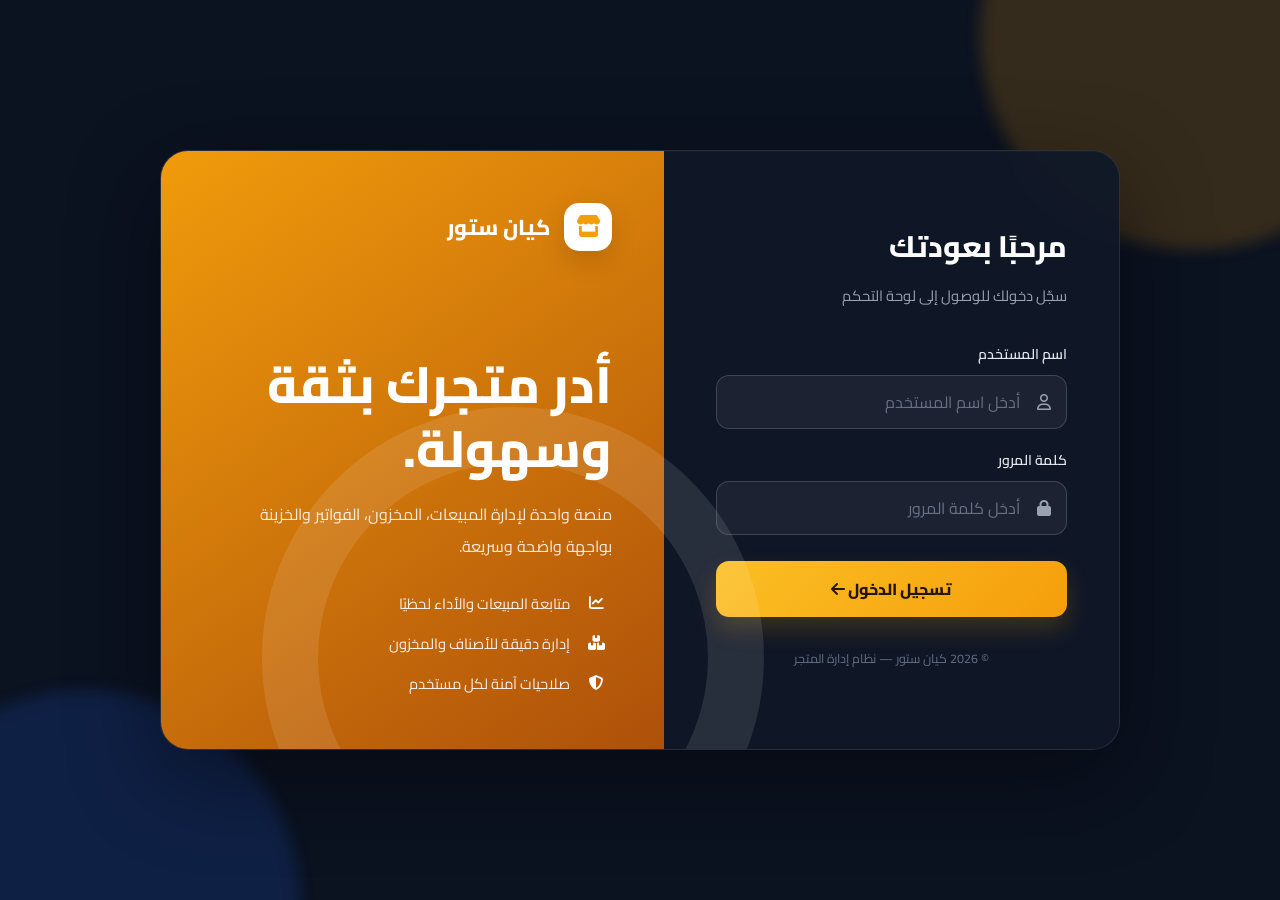
<file: login.html>
<!DOCTYPE html>
<html lang="ar" dir="rtl">
<head>
    <meta charset="UTF-8">
    <meta name="viewport" content="width=device-width, initial-scale=1.0">
    <meta name="theme-color" content="#101828">
    <meta name="description" content="تسجيل الدخول إلى نظام كيان ستور لإدارة المبيعات والمخزون">
    <title>تسجيل الدخول | كيان ستور</title>
    <link rel="preconnect" href="https://fonts.googleapis.com">
    <link rel="preconnect" href="https://fonts.gstatic.com" crossorigin>
    <link href="https://fonts.googleapis.com/css2?family=Cairo:wght@400;500;600;700;800&display=swap" rel="stylesheet">
    <link href="https://cdnjs.cloudflare.com/ajax/libs/font-awesome/6.4.0/css/all.min.css" rel="stylesheet">
    <style>
        :root {
            --navy: #101828;
            --navy-light: #17243a;
            --orange: #f59e0b;
            --orange-light: #fbbf24;
            --muted: #98a2b3;
            --line: rgba(255, 255, 255, .1);
        }

        * { box-sizing: border-box; }
        body {
            min-height: 100vh;
            margin: 0;
            display: grid;
            place-items: center;
            padding: 24px;
            color: #fff;
            font-family: 'Cairo', sans-serif;
            background: #0b1220;
            overflow-x: hidden;
        }
        body::before, body::after {
            content: '';
            position: fixed;
            z-index: -1;
            width: 430px;
            height: 430px;
            border-radius: 50%;
            filter: blur(8px);
            opacity: .18;
            pointer-events: none;
        }
        body::before { top: -180px; right: -130px; background: var(--orange); }
        body::after { bottom: -220px; left: -130px; background: #2563eb; }

        .shell {
            width: min(100%, 960px);
            min-height: 600px;
            display: grid;
            grid-template-columns: 1.05fr .95fr;
            direction: ltr;
            overflow: hidden;
            border: 1px solid var(--line);
            border-radius: 28px;
            background: rgba(16, 24, 40, .82);
            box-shadow: 0 28px 90px rgba(0, 0, 0, .42), inset 0 1px rgba(255,255,255,.08);
            backdrop-filter: blur(18px);
        }
        .intro {
            position: relative;
            display: flex;
            flex-direction: column;
            justify-content: space-between;
            padding: 52px;
            direction: rtl;
            background: linear-gradient(145deg, rgba(245,158,11,.98), rgba(180,83,9,.96));
            isolation: isolate;
        }
        .intro::after {
            content: '';
            position: absolute;
            inset: auto -100px -160px auto;
            width: 390px;
            height: 390px;
            border: 56px solid rgba(255,255,255,.1);
            border-radius: 50%;
            z-index: -1;
        }
        .brand { display: flex; align-items: center; gap: 13px; font-size: 1.35rem; font-weight: 800; }
        .brand-mark {
            display: grid;
            place-items: center;
            width: 48px;
            height: 48px;
            color: var(--orange);
            border-radius: 15px;
            background: #fff;
            box-shadow: 0 10px 25px rgba(79, 44, 0, .2);
        }
        .intro h1 { max-width: 390px; margin: 0 0 18px; font-size: clamp(2rem, 4vw, 3.3rem); line-height: 1.25; font-weight: 800; }
        .intro p { max-width: 390px; margin: 0; color: rgba(255,255,255,.86); line-height: 2; }
        .features { display: grid; gap: 13px; margin-top: 28px; }
        .feature { display: flex; align-items: center; gap: 12px; color: rgba(255,255,255,.9); font-size: .92rem; }
        .feature i { width: 30px; text-align: center; color: #fff; }
        .form-panel { display: flex; align-items: center; padding: 52px; direction: rtl; background: rgba(16,24,40,.72); }
        .form-wrap { width: 100%; max-width: 360px; margin: auto; }
        .form-wrap h2 { margin: 0 0 8px; font-size: 1.85rem; font-weight: 800; }
        .subtitle { margin: 0 0 32px; color: var(--muted); font-size: .92rem; }
        .field { margin-bottom: 18px; }
        label { display: block; margin-bottom: 8px; color: #e4e7ec; font-size: .88rem; font-weight: 600; }
        .input-wrap { position: relative; }
        .input-wrap i { position: absolute; top: 50%; right: 16px; color: var(--muted); transform: translateY(-50%); }
        input {
            width: 100%;
            height: 54px;
            padding: 0 46px 0 16px;
            color: #fff;
            outline: none;
            border: 1px solid rgba(152,162,179,.28);
            border-radius: 13px;
            background: rgba(255,255,255,.055);
            font: inherit;
            transition: .2s ease;
        }
        input::placeholder { color: #667085; }
        input:focus { border-color: var(--orange); background: rgba(255,255,255,.08); box-shadow: 0 0 0 4px rgba(245,158,11,.13); }
        .submit {
            width: 100%;
            height: 56px;
            margin-top: 8px;
            color: #261500;
            border: 0;
            border-radius: 13px;
            background: linear-gradient(135deg, var(--orange-light), var(--orange));
            box-shadow: 0 12px 25px rgba(245,158,11,.2);
            cursor: pointer;
            font: inherit;
            font-weight: 800;
            transition: .2s ease;
        }
        .submit:hover { transform: translateY(-2px); box-shadow: 0 16px 30px rgba(245,158,11,.3); }
        .submit:disabled { cursor: wait; opacity: .7; transform: none; }
        #errorMsg { display: none; padding: 12px 14px; margin-bottom: 18px; color: #fecaca; border: 1px solid rgba(248,113,113,.3); border-radius: 10px; background: rgba(127,29,29,.25); font-size: .84rem; }
        .copyright { margin-top: 30px; color: #667085; text-align: center; font-size: .78rem; }
        @media (max-width: 760px) {
            body { padding: 14px; }
            .shell { display: block; min-height: auto; border-radius: 22px; }
            .intro { min-height: 280px; padding: 30px 26px; }
            .intro h1 { margin-top: 42px; font-size: 2rem; }
            .intro p, .features { display: none; }
            .form-panel { padding: 34px 26px 30px; }
        }
    </style>
</head>
<body>
    <main class="shell">
        <section class="intro" aria-label="معلومات كيان ستور">
            <div class="brand"><span class="brand-mark"><i class="fa-solid fa-store"></i></span> كيان ستور</div>
            <div>
                <h1>أدر متجرك بثقة وسهولة.</h1>
                <p>منصة واحدة لإدارة المبيعات، المخزون، الفواتير والخزينة بواجهة واضحة وسريعة.</p>
                <div class="features">
                    <div class="feature"><i class="fa-solid fa-chart-line"></i><span>متابعة المبيعات والأداء لحظيًا</span></div>
                    <div class="feature"><i class="fa-solid fa-boxes-stacked"></i><span>إدارة دقيقة للأصناف والمخزون</span></div>
                    <div class="feature"><i class="fa-solid fa-shield-halved"></i><span>صلاحيات آمنة لكل مستخدم</span></div>
                </div>
            </div>
        </section>
        <section class="form-panel">
            <div class="form-wrap">
                <h2>مرحبًا بعودتك</h2>
                <p class="subtitle">سجّل دخولك للوصول إلى لوحة التحكم</p>
                <div id="errorMsg" role="alert"></div>
                <form id="loginForm">
                    <div class="field">
                        <label for="username">اسم المستخدم</label>
                        <div class="input-wrap"><i class="fa-regular fa-user"></i><input type="text" id="username" autocomplete="username" placeholder="أدخل اسم المستخدم" required></div>
                    </div>
                    <div class="field">
                        <label for="password">كلمة المرور</label>
                        <div class="input-wrap"><i class="fa-solid fa-lock"></i><input type="password" id="password" autocomplete="current-password" placeholder="أدخل كلمة المرور" required></div>
                    </div>
                    <button type="submit" class="submit" id="loginBtn">تسجيل الدخول <i class="fa-solid fa-arrow-left"></i></button>
                </form>
                <p class="copyright">© 2026 كيان ستور — نظام إدارة المتجر</p>
            </div>
        </section>
    </main>
    <script>
        const SCRIPT_URL = "https://script.google.com/macros/s/AKfycbzFgQBh8uJ-RZNegq5hwqhqDJ3oAAjdNJOC79W0VnBVrfhROo5eyVAodiqXcWgo6PZe/exec";
        const form = document.getElementById('loginForm');
        const btn = document.getElementById('loginBtn');
        const errorMsg = document.getElementById('errorMsg');
        form.addEventListener('submit', async (event) => {
            event.preventDefault();
            btn.disabled = true;
            btn.innerHTML = '<i class="fa-solid fa-spinner fa-spin"></i> جاري التحقق...';
            errorMsg.style.display = 'none';
            try {
                const response = await fetch(SCRIPT_URL, { method: 'POST', body: JSON.stringify({ action: 'login', username: username.value.trim(), password: password.value }) });
                const data = await response.json();
                if (!data.success) throw new Error(data.message || 'بيانات الدخول غير صحيحة');
                localStorage.setItem('kayan_user', String(data.username).trim());
                localStorage.setItem('kayan_role', String(data.role).trim());
                localStorage.setItem('kayan_permissions', String(data.permissions || '').trim());
                window.location.replace('./index.html');
            } catch (error) {
                errorMsg.textContent = error.message || 'حدث خطأ في الاتصال بالسيرفر، تأكد من الإنترنت.';
                errorMsg.style.display = 'block';
                btn.disabled = false;
                btn.innerHTML = 'تسجيل الدخول <i class="fa-solid fa-arrow-left"></i>';
            }
        });
    </script>
</body>
</html>
</file>
